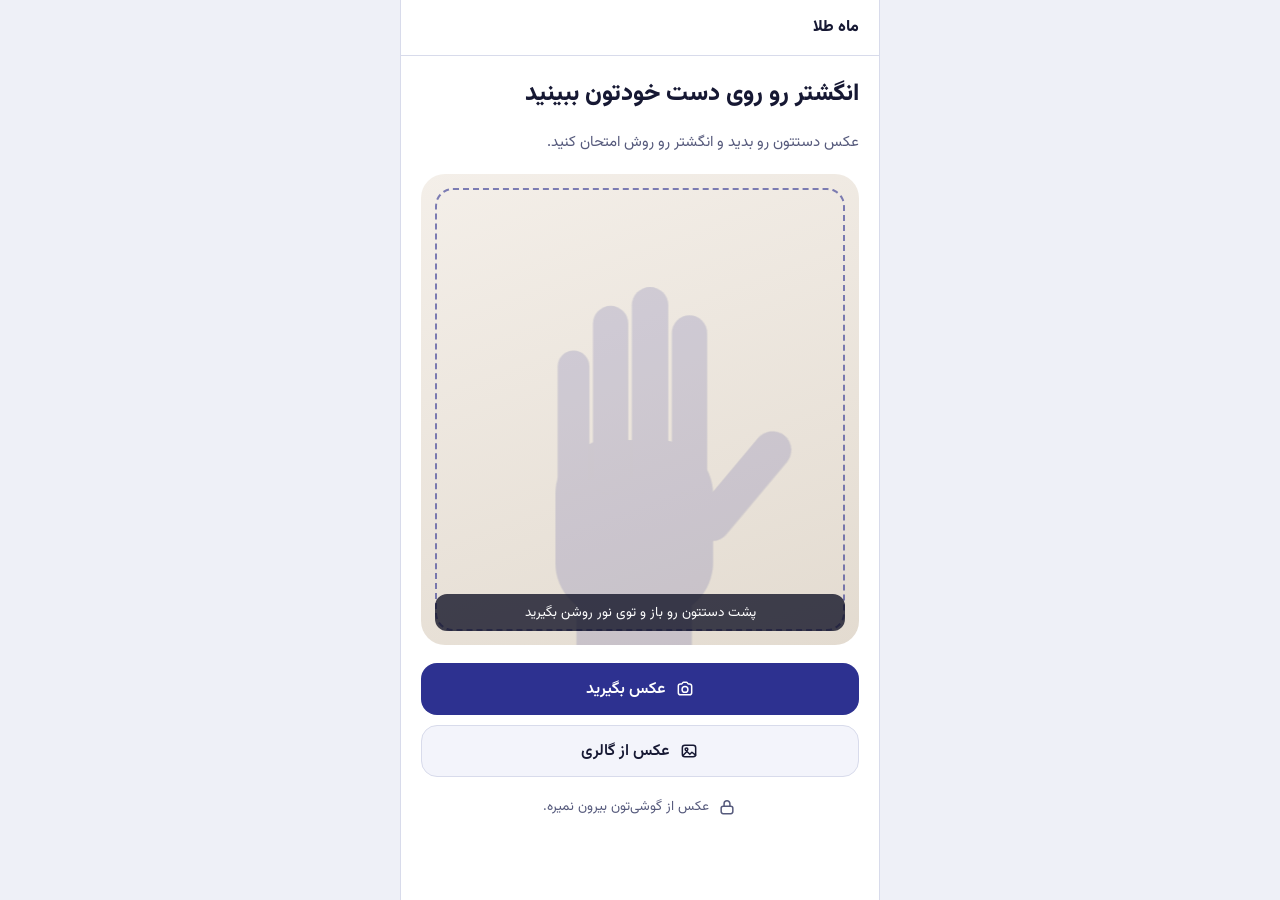
<file: index.html>
<!doctype html>
<html lang="fa" dir="rtl">
<head>
<meta charset="utf-8">
<meta name="viewport" content="width=device-width, initial-scale=1, viewport-fit=cover">
<title>ماه طلا</title>
<meta name="description" content="انگشتر رو روی دست خودتون ببینید.">
<link rel="stylesheet" href="assets/css/style.css">
</head>
<body>

<svg width="0" height="0" style="position:absolute" aria-hidden="true" focusable="false">
  <defs>
    <g id="hand-shape">
      <rect x="96" y="330" width="98" height="80"/>
      <rect x="78" y="226" width="134" height="150" rx="46"/>
      <rect x="80" y="150" width="27" height="122" rx="13.5"/>
      <rect x="110" y="112" width="30" height="160" rx="15"/>
      <rect x="143" y="96" width="31" height="176" rx="15.5"/>
      <rect x="177" y="120" width="30" height="152" rx="15"/>
      <rect x="-16" y="-104" width="32" height="112" rx="16" transform="translate(206 302) rotate(40)"/>
    </g>
  </defs>
</svg>

<div class="app">
  <header class="bar">
    <button class="back" id="btn-back" type="button" aria-label="برگشت" hidden>
      <svg class="icon" viewBox="0 0 24 24" aria-hidden="true"><path d="M9 6l6 6-6 6" transform="scale(-1 1) translate(-24 0)"/></svg>
    </button>
    <span class="brand">ماه طلا</span>
  </header>

  <!-- صفحه‌ی ۱: شروع -->
  <main id="view-start" class="view">
    <h1>انگشتر رو روی دست خودتون ببینید</h1>
    <p class="lead">عکس دستتون رو بدید و انگشتر رو روش امتحان کنید.</p>
    <div class="stage guide" aria-hidden="true">
      <svg class="hand" viewBox="0 0 300 400"><use href="#hand-shape" fill="var(--guide)" opacity=".16"/></svg>
      <div class="guide-frame"></div>
      <div class="chip-on-stage">پشت دستتون رو باز و توی نور روشن بگیرید</div>
    </div>
    <div class="actions">
      <button class="btn btn-primary" id="btn-camera" type="button">
        <svg class="icon" viewBox="0 0 24 24" aria-hidden="true"><path d="M4 8.5A2.5 2.5 0 0 1 6.5 6h1.2a1 1 0 0 0 .8-.4l.9-1.2A1 1 0 0 1 10.2 4h3.6a1 1 0 0 1 .8.4l.9 1.2a1 1 0 0 0 .8.4h1.2A2.5 2.5 0 0 1 20 8.5v8A2.5 2.5 0 0 1 17.5 19h-11A2.5 2.5 0 0 1 4 16.5z"/><circle cx="12" cy="12.5" r="3.5"/></svg>
        عکس بگیرید
      </button>
      <button class="btn btn-ghost" id="btn-gallery" type="button">
        <svg class="icon" viewBox="0 0 24 24" aria-hidden="true"><rect x="4" y="5" width="16" height="14" rx="3"/><circle cx="9" cy="10" r="1.6"/><path d="M5 17l4.5-4.5 3.5 3.5 2.5-2.5L20 17"/></svg>
        عکس از گالری
      </button>
    </div>
    <p class="privacy">
      <svg class="icon" viewBox="0 0 24 24" aria-hidden="true"><rect x="5" y="11" width="14" height="9" rx="2.5"/><path d="M8.5 11V8a3.5 3.5 0 0 1 7 0v3"/></svg>
      <span>عکس از گوشی‌تون بیرون نمیره.</span>
    </p>
    <input id="file-gallery" type="file" accept="image/*" hidden>
    <input id="file-camera" type="file" accept="image/*" capture="environment" hidden>
  </main>

  <!-- صفحه‌ی دوربین -->
  <section id="view-camera" class="view" hidden>
    <div class="cam">
      <video id="video" playsinline muted></video>
      <svg class="hand cam-hand" viewBox="0 0 300 400" aria-hidden="true"><use href="#hand-shape" fill="#fff" opacity=".22"/></svg>
      <div class="guide-frame"></div>
      <div class="chip-on-stage">پشت دستتون رو توی کادر بگیرید</div>
    </div>
    <div class="actions cam-actions">
      <button class="shutter" id="btn-shot" type="button" aria-label="گرفتن عکس"><span></span></button>
      <button class="btn btn-ghost" id="btn-cam-close" type="button">بستن دوربین</button>
    </div>
  </section>

  <!-- صفحه‌ی امتحان -->
  <section id="view-try" class="view" hidden>
    <div class="stage photo">
      <canvas id="canvas" role="img" aria-label="عکس دست شما با انگشتر"></canvas>
      <div class="status" id="status" hidden>
        <span id="status-text"></span>
        <button class="btn btn-primary btn-small" id="btn-status-retry" type="button" hidden>عکس جدید</button>
      </div>
    </div>

    <div id="controls" class="controls" hidden>
      <p class="notice" id="notice" hidden>کف دستتون پیداست. برای نتیجه‌ی بهتر، پشت دستتون رو نشون بدید و عکس جدید بگیرید.</p>
      <div>
        <p class="lbl" id="lbl-finger">انگشت</p>
        <div class="chips" role="radiogroup" aria-labelledby="lbl-finger">
          <label class="chip"><input type="radio" name="finger" value="thumb"><span>شست</span></label>
          <label class="chip"><input type="radio" name="finger" value="index"><span>اشاره</span></label>
          <label class="chip"><input type="radio" name="finger" value="middle"><span>وسط</span></label>
          <label class="chip"><input type="radio" name="finger" value="ring" checked><span>حلقه</span></label>
          <label class="chip"><input type="radio" name="finger" value="pinky"><span>کوچک</span></label>
        </div>
      </div>

      <div>
        <p class="lbl" id="lbl-ring">انگشتر</p>
        <div class="rings" id="rings" role="radiogroup" aria-labelledby="lbl-ring"></div>
      </div>

      <div>
        <p class="lbl" id="lbl-size">اندازه روی تصویر</p>
        <input class="range" id="size" type="range" min="80" max="130" value="100" aria-labelledby="lbl-size">
        <div class="range-labels"><span>کوچک‌تر</span><span>بزرگ‌تر</span></div>
      </div>

      <div>
        <p class="lbl" id="lbl-shift">جای انگشتر روی انگشت</p>
        <input class="range" id="shift" type="range" min="-40" max="40" value="0" aria-labelledby="lbl-shift">
        <div class="range-labels"><span>طرف مچ</span><span>طرف ناخن</span></div>
      </div>

      <p class="hint">این فقط ظاهر انگشتر رو نشون میده، نه سایز دقیق انگشتتون.</p>

      <div class="actions">
        <button class="btn btn-primary" id="btn-save" type="button">ذخیره‌ی عکس</button>
        <button class="btn btn-ghost" id="btn-new" type="button">عکس جدید</button>
      </div>
    </div>
  </section>
</div>

<div class="toast" id="toast" hidden role="status"></div>

<noscript><p class="lead" style="padding:24px">برای دیدن انگشتر روی دست، جاوااسکریپت مرورگرتون باید روشن باشه.</p></noscript>

<script type="module" src="assets/js/app.js"></script>
</body>
</html>
</file>
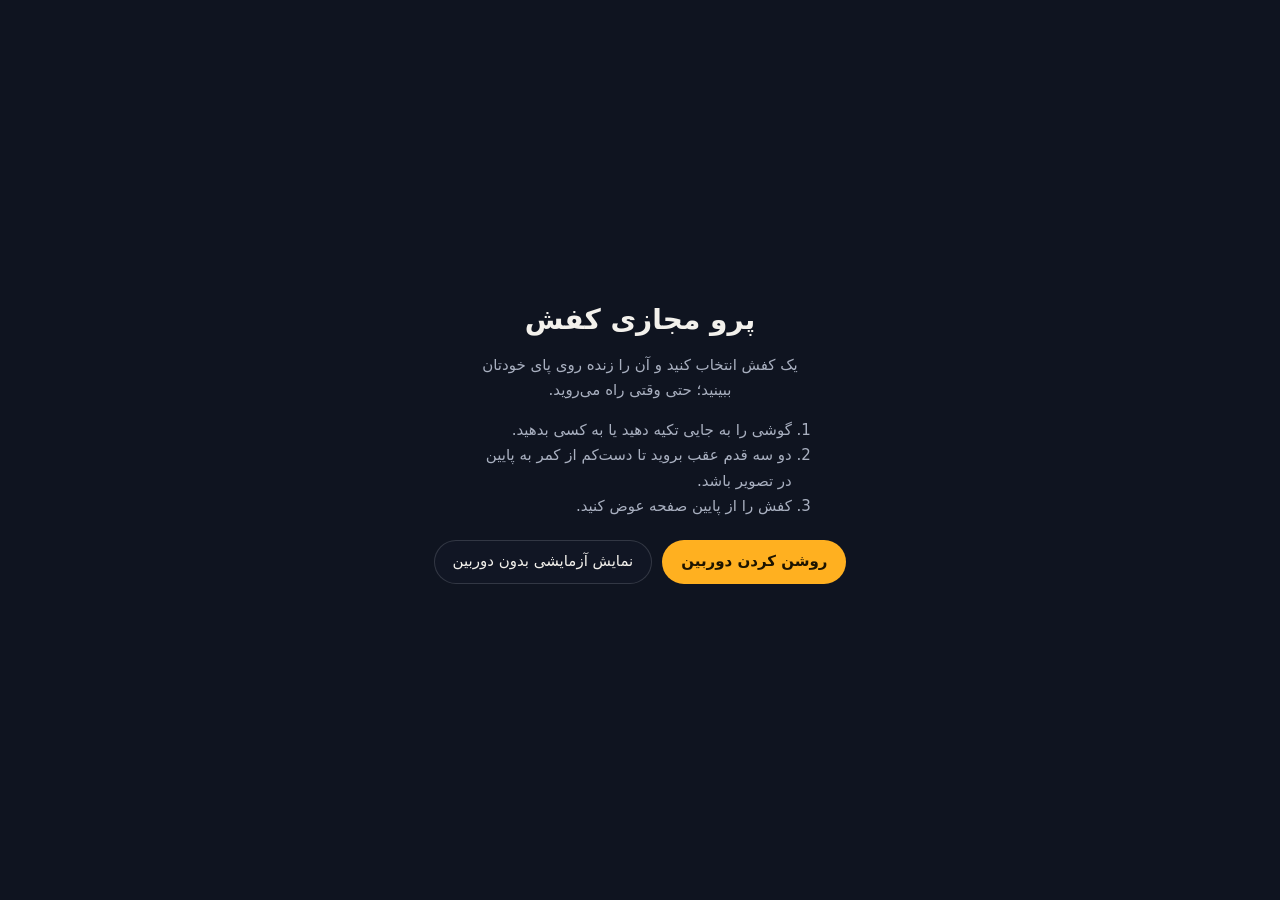
<file: shoe-tryon/index.html>
<!doctype html>
<html lang="fa" dir="rtl">
<head>
<meta charset="utf-8">
<meta name="viewport" content="width=device-width,initial-scale=1,viewport-fit=cover">
<title>پرو مجازی کفش</title>
<style>
  /* Layout: full-bleed camera stage, status chip on top, shoe shelf docked at the bottom. */
  :root {
    --ink: #0f1420;
    --panel: rgba(18, 24, 38, .86);
    --line: rgba(255, 255, 255, .14);
    --text: #f3f1ec;
    --muted: #a9b0c0;
    --accent: #ffb020;
    --accent-ink: #1d1400;
    --font: "Vazirmatn", "IRANSans", "Segoe UI", Tahoma, system-ui, sans-serif;
    color-scheme: dark;
  }
  * { box-sizing: border-box; }
  html, body { height: 100%; margin: 0; }
  body {
    background: var(--ink); color: var(--text);
    font: 15px/1.7 var(--font);
    overflow: hidden; -webkit-tap-highlight-color: transparent;
  }
  [hidden] { display: none !important; }
  button { font: inherit; color: inherit; cursor: pointer; }
  button:focus-visible, label:focus-within { outline: 2px solid var(--accent); outline-offset: 2px; }

  #stage { position: fixed; inset: 0; background: #000; }
  #view { width: 100%; height: 100%; object-fit: cover; display: block; }
  #cam { position: absolute; width: 1px; height: 1px; opacity: 0; pointer-events: none; }

  #status {
    position: fixed; top: calc(12px + env(safe-area-inset-top, 0px)); left: 50%;
    transform: translateX(-50%); max-width: calc(100% - 32px);
    background: var(--panel); border: 1px solid var(--line); border-radius: 999px;
    padding: 6px 16px; font-size: 13px; text-align: center;
    backdrop-filter: blur(10px); -webkit-backdrop-filter: blur(10px);
  }

  #shelf {
    position: fixed; inset: auto 0 0 0;
    padding: 12px max(16px, env(safe-area-inset-right, 0px)) calc(12px + env(safe-area-inset-bottom, 0px)) max(16px, env(safe-area-inset-left, 0px));
    background: linear-gradient(to top, rgba(8, 11, 18, .92) 55%, rgba(8, 11, 18, 0));
    display: flex; flex-direction: column; gap: 10px;
  }
  #shoes { display: flex; gap: 10px; overflow-x: auto; padding: 4px 2px 6px; scrollbar-width: none; }
  #shoes::-webkit-scrollbar { display: none; }
  .shoe {
    flex: 0 0 auto; width: 92px; padding: 6px 6px 4px;
    background: var(--panel); border: 2px solid var(--line); border-radius: 14px;
    display: flex; flex-direction: column; align-items: center; gap: 2px;
  }
  .shoe canvas, .shoe img { width: 76px; height: 46px; object-fit: contain; display: block; }
  .shoe span { font-size: 12px; color: var(--muted); white-space: nowrap; }
  .shoe[aria-pressed="true"] { border-color: var(--accent); }
  .shoe[aria-pressed="true"] span { color: var(--text); }
  .shoe.add { justify-content: center; border-style: dashed; cursor: pointer; }
  .shoe.add b { font-size: 22px; line-height: 1; color: var(--accent); }

  #actions { display: flex; gap: 10px; justify-content: center; }
  .btn {
    border: 1px solid var(--line); background: var(--panel); border-radius: 999px;
    padding: 8px 18px; min-height: 44px;
  }
  .btn.primary { background: var(--accent); color: var(--accent-ink); border-color: transparent; font-weight: 700; }

  #intro {
    position: fixed; inset: 0; z-index: 5; background: var(--ink);
    display: flex; flex-direction: column; align-items: center; justify-content: center;
    gap: 14px; text-align: center;
    padding: 24px max(24px, env(safe-area-inset-right, 0px)) 24px max(24px, env(safe-area-inset-left, 0px));
  }
  #intro h1 { font-size: 28px; margin: 0; line-height: 1.3; }
  #intro p { margin: 0; color: var(--muted); max-width: 34ch; }
  #intro ol { margin: 0; padding: 0 20px 0 0; text-align: right; color: var(--muted); max-width: 36ch; }
  #intro .row { display: flex; gap: 10px; flex-wrap: wrap; justify-content: center; margin-top: 6px; }
  #err { color: #ff8f7a; max-width: 38ch; }
</style>
</head>
<body>

<div id="stage">
  <video id="cam" playsinline muted></video>
  <canvas id="view" width="720" height="1280" aria-label="تصویر دوربین با کفش انتخاب‌شده روی پا"></canvas>
</div>

<div id="status" role="status" hidden></div>

<div id="shelf" hidden>
  <div id="shoes" role="group" aria-label="انتخاب کفش"></div>
  <div id="actions">
    <button class="btn" id="flip" type="button">چرخش دوربین</button>
    <button class="btn primary" id="shot" type="button">عکس بگیر</button>
  </div>
</div>

<div id="intro">
  <h1>پرو مجازی کفش</h1>
  <p>یک کفش انتخاب کنید و آن را زنده روی پای خودتان ببینید؛ حتی وقتی راه می‌روید.</p>
  <ol>
    <li>گوشی را به جایی تکیه دهید یا به کسی بدهید.</li>
    <li>دو سه قدم عقب بروید تا دست‌کم از کمر به پایین در تصویر باشد.</li>
    <li>کفش را از پایین صفحه عوض کنید.</li>
  </ol>
  <div class="row">
    <button class="btn primary" id="start" type="button">روشن کردن دوربین</button>
    <button class="btn" id="demo" type="button">نمایش آزمایشی بدون دوربین</button>
  </div>
  <div id="err" role="alert"></div>
</div>

<script type="module">
const $ = (id) => document.getElementById(id);
const video = $('cam'), canvas = $('view'), ctx = canvas.getContext('2d');
const statusEl = $('status'), errEl = $('err');

/* ---------- Shoe catalogue (drawn in code, so no image files are needed) ---------- */
const SHOES = [
  { id: 'runner',  name: 'دونده آبی',     upper: '#2f6fed', sole: '#f4f4f0', accent: '#ffd23f', lace: '#ffffff', collar: .40, soleH: .09, laces: true },
  { id: 'high',    name: 'ساق‌بلند قرمز', upper: '#d7263d', sole: '#fafafa', accent: '#ffffff', lace: '#ffffff', collar: .74, soleH: .07, laces: true },
  { id: 'classic', name: 'کلاسیک سفید',   upper: '#f2f0ea', sole: '#d9c9a8', accent: '#1f8a5b', lace: '#cfd3d8', collar: .38, soleH: .06, laces: true },
  { id: 'boot',    name: 'بوت قهوه‌ای',   upper: '#7a4a24', sole: '#2a211b', accent: '#5c3518', lace: '#e0b060', collar: .82, soleH: .11, laces: true },
  { id: 'loafer',  name: 'کالج مشکی',     upper: '#1c1d22', sole: '#3a2a20', accent: '#b08a4a', lace: '#000000', collar: .30, soleH: .05, laces: false },
  { id: 'neon',    name: 'نئون',          upper: '#12c4a1', sole: '#22252e', accent: '#ff4fa3', lace: '#f6ff5c', collar: .42, soleH: .10, laces: true },
];
let current = SHOES[0];

/* Side view. Unit = foot length. Origin = back-bottom of heel, +x toward toe, +y up the leg. */
function drawSide(c, s) {
  if (s.img) {                      // user-supplied photo: side view, toe pointing right
    const w = 1.26, h = w * s.img.height / s.img.width;
    c.save(); c.scale(1, -1); c.drawImage(s.img, -0.12, -h + 0.06, w, h); c.restore();
    return;
  }
  const b = -s.soleH, k = s.collar;
  c.lineJoin = 'round'; c.lineCap = 'round';
  // upper
  c.beginPath();
  c.moveTo(-0.07, 0.02);
  c.bezierCurveTo(-0.13, 0.14, -0.12, k - 0.08, -0.08, k);
  c.quadraticCurveTo(-0.02, k + 0.05, 0.05, k - 0.01);
  c.quadraticCurveTo(0.2, k - 0.06, 0.32, k + 0.03);
  c.quadraticCurveTo(0.4, k + 0.06, 0.45, Math.min(k, 0.46));
  c.bezierCurveTo(0.6, 0.3, 0.74, 0.25, 0.86, 0.21);
  c.bezierCurveTo(1.02, 0.19, 1.13, 0.12, 1.13, 0.02);
  c.closePath();
  c.fillStyle = s.upper; c.fill();
  c.lineWidth = 0.012; c.strokeStyle = 'rgba(0,0,0,.35)'; c.stroke();
  // toe cap and heel counter
  c.save(); c.clip(); c.fillStyle = 'rgba(255,255,255,.16)';
  c.beginPath(); c.ellipse(1.08, 0.04, 0.2, 0.17, 0, 0, 7); c.fill();
  c.fillStyle = 'rgba(0,0,0,.16)';
  c.beginPath(); c.ellipse(-0.1, 0.1, 0.14, 0.26, 0, 0, 7); c.fill();
  // accent band
  c.strokeStyle = s.accent; c.lineWidth = 0.07;
  c.beginPath(); c.moveTo(0.1, 0.02); c.quadraticCurveTo(0.34, 0.08, 0.5, 0.36); c.stroke();
  c.lineWidth = 0.035;
  c.beginPath(); c.moveTo(0.3, 0.02); c.quadraticCurveTo(0.48, 0.08, 0.62, 0.3); c.stroke();
  c.restore();
  // laces
  if (s.laces) {
    c.strokeStyle = s.lace; c.lineWidth = 0.022;
    const top = Math.min(k, 0.46), n = k > 0.6 ? 7 : 5;
    for (let i = 0; i < n; i++) {
      const t = i / (n - 1);
      let x, y;
      if (k > 0.6 && i >= 4) { x = 0.42 - (i - 3) * 0.03; y = top + (i - 3) * (k - top) / 3.4; }
      else { const u = k > 0.6 ? i / 3 : t; x = 0.74 - u * 0.3; y = 0.27 + u * (top - 0.28); }
      c.beginPath(); c.moveTo(x - 0.035, y - 0.05); c.lineTo(x + 0.03, y + 0.03); c.stroke();
    }
  } else {
    c.strokeStyle = s.accent; c.lineWidth = 0.03;
    c.beginPath(); c.moveTo(0.5, 0.2); c.lineTo(0.62, 0.32); c.stroke();
  }
  // sole
  c.beginPath();
  c.moveTo(-0.09, 0.03);
  c.lineTo(1.13, 0.03);
  c.quadraticCurveTo(1.17, 0.0, 1.12, b * 0.55);
  c.quadraticCurveTo(1.05, b, 0.95, b);
  c.lineTo(-0.04, b);
  c.quadraticCurveTo(-0.12, b, -0.11, b * 0.3);
  c.closePath();
  c.fillStyle = s.sole; c.fill();
  c.lineWidth = 0.01; c.strokeStyle = 'rgba(0,0,0,.4)'; c.stroke();
}

/* Front view, for a foot pointing at the camera. Origin = ankle, +y toward the toes (0..1), x in -0.5..0.5. */
function drawFront(c, s) {
  c.lineJoin = 'round';
  c.beginPath();
  c.moveTo(-0.3, 0.02);
  c.bezierCurveTo(-0.38, 0.4, -0.56, 0.62, -0.5, 0.9);
  c.bezierCurveTo(-0.44, 1.08, 0.44, 1.08, 0.5, 0.9);
  c.bezierCurveTo(0.56, 0.62, 0.38, 0.4, 0.3, 0.02);
  c.closePath();
  c.fillStyle = s.upper; c.fill();
  c.lineWidth = 0.02; c.strokeStyle = 'rgba(0,0,0,.35)'; c.stroke();
  c.save(); c.clip();
  c.fillStyle = 'rgba(255,255,255,.16)';
  c.beginPath(); c.ellipse(0, 0.95, 0.5, 0.22, 0, 0, 7); c.fill();
  c.fillStyle = s.sole; c.fillRect(-0.6, 1 - s.soleH * 0.6, 1.2, 0.2);
  c.restore();
  c.fillStyle = 'rgba(0,0,0,.18)';
  c.beginPath(); c.roundRect(-0.15, 0.0, 0.3, 0.6, 0.08); c.fill();
  c.strokeStyle = s.laces ? s.lace : s.accent; c.lineWidth = 0.04; c.lineCap = 'round';
  for (let i = 0; i < (s.laces ? 4 : 1); i++) {
    const y = 0.14 + i * 0.13;
    c.beginPath(); c.moveTo(-0.15, y); c.lineTo(0.15, y); c.stroke();
  }
}

/* ---------- Shoe shelf ---------- */
const shelf = $('shoes');
function addCard(s, before) {
  const b = document.createElement('button');
  b.type = 'button'; b.className = 'shoe'; b.setAttribute('aria-pressed', s === current);
  let pic;
  if (s.img) { pic = new Image(); pic.src = s.img.src; pic.alt = ''; }
  else {
    pic = document.createElement('canvas'); pic.width = 228; pic.height = 138;
    const c = pic.getContext('2d');
    const L = 150, k = Math.min(1, 0.9 / (s.collar + 0.25));
    c.setTransform(L * k, 0, 0, -L * k, 114 - L * k * 0.5, 126 - s.soleH * 0 - 8);
    drawSide(c, s);
  }
  const label = document.createElement('span'); label.textContent = s.name;
  b.append(pic, label);
  b.onclick = () => {
    current = s;
    shelf.querySelectorAll('button.shoe').forEach((x) => x.setAttribute('aria-pressed', x === b));
  };
  shelf.insertBefore(b, before || null);
  return b;
}
SHOES.forEach((s) => addCard(s));

// Let a shop owner test their own product photo.
const add = document.createElement('label');
add.className = 'shoe add';
add.innerHTML = '<b>+</b><span>عکس کفش من</span><input id="upload" type="file" accept="image/*" hidden>';
shelf.append(add);
add.querySelector('input').onchange = (e) => {
  const f = e.target.files[0]; if (!f) return;
  const img = new Image();
  img.onload = () => addCard({ id: 'custom' + Date.now(), name: 'کفش من', img }, add).click();
  img.src = URL.createObjectURL(f);
  e.target.value = '';
};

/* ---------- Foot tracking ---------- */
const LEGS = [
  { knee: 25, ankle: 27, heel: 29, toe: 31, front: false },
  { knee: 26, ankle: 28, heel: 30, toe: 32, front: false },
];
let smooth = null, lastSeen = 0;

function track(lm, now) {
  if (!lm) { if (now - lastSeen > 350) smooth = null; return; }
  lastSeen = now;
  if (!smooth) { smooth = lm.map((p) => ({ ...p })); return; }
  for (let i = 23; i < 33; i++) {
    const a = smooth[i], b = lm[i];
    // follow fast moves closely, damp small jitter
    const k = Math.min(0.9, 0.35 + Math.hypot(b.x - a.x, b.y - a.y) * 14);
    a.x += (b.x - a.x) * k; a.y += (b.y - a.y) * k; a.z += (b.z - a.z) * k;
    a.visibility = b.visibility;
  }
}

function drawShoes(W, H) {
  if (!smooth) return 0;
  const px = (i) => ({ x: smooth[i].x * W, y: smooth[i].y * H, z: smooth[i].z, v: smooth[i].visibility ?? 1 });
  const feet = LEGS.map((leg) => ({ leg, K: px(leg.knee), A: px(leg.ankle), Hl: px(leg.heel), T: px(leg.toe) }))
    .filter((f) => f.A.v > 0.5 && (f.Hl.v > 0.4 || f.T.v > 0.4))
    .sort((a, b) => b.A.z - a.A.z);            // far foot first, near foot on top
  for (const { leg, K, A, Hl, T } of feet) {
    const dx = T.x - Hl.x, dy = T.y - Hl.y, d = Math.hypot(dx, dy) || 1;
    const shin = Math.hypot(K.x - A.x, K.y - A.y);
    const expected = K.v > 0.4 ? shin * 0.62 : d;        // real foot length from shin length
    const ratio = d / expected;
    if (ratio < 0.42) leg.front = true; else if (ratio > 0.52) leg.front = false;
    ctx.save();
    if (leg.front && !current.img) {
      let vx = T.x - A.x, vy = T.y - A.y; const D0 = Math.hypot(vx, vy);
      if (D0 < expected * 0.15) { vx = 0; vy = 1; } else { vx /= D0; vy /= D0; }
      const D = Math.max(D0 * 1.1, expected * 0.45), Wd = expected * 0.44;
      ctx.transform(-vy * Wd, vx * Wd, vx * D, vy * D, A.x, A.y);
      drawFront(ctx, current);
    } else {
      const L = Math.max(d, expected * 0.42), ux = dx / d, uy = dy / d;
      let nx = uy, ny = -ux;
      if (nx * (A.x - Hl.x) + ny * (A.y - Hl.y) < 0) { nx = -nx; ny = -ny; }
      ctx.transform(ux * L, uy * L, nx * L, ny * L, Hl.x, Hl.y);
      drawSide(ctx, current);
    }
    ctx.restore();
  }
  return feet.length;
}

/* ---------- Camera + render loop ---------- */
let landmarker = null, facing = 'environment', stream = null, demoMode = false, lastT = -1;

async function loadTracker() {
  const { FilesetResolver, PoseLandmarker } = await import('./vendor/vision_bundle.mjs');
  const files = await FilesetResolver.forVisionTasks(new URL('./vendor/wasm', location.href).href);
  const make = (delegate) => PoseLandmarker.createFromOptions(files, {
    baseOptions: { modelAssetPath: new URL('./vendor/pose_landmarker_lite.task', location.href).href, delegate },
    runningMode: 'VIDEO', numPoses: 1,
  });
  try { landmarker = await make('GPU'); } catch { landmarker = await make('CPU'); }
}

async function openCamera() {
  stream?.getTracks().forEach((t) => t.stop());
  stream = await navigator.mediaDevices.getUserMedia({
    audio: false,
    video: { facingMode: { ideal: facing }, width: { ideal: 1280 }, height: { ideal: 720 } },
  });
  video.srcObject = stream;
  await video.play();
}

function say(text) { statusEl.hidden = !text; statusEl.textContent = text || ''; }

function frame() {
  requestAnimationFrame(frame);
  const now = performance.now();
  if (demoMode) {
    track(demoPose(now), now);
    drawDemoBackdrop();
    drawShoes(canvas.width, canvas.height);
    return;
  }
  if (video.readyState < 2 || !video.videoWidth) return;
  if (canvas.width !== video.videoWidth || canvas.height !== video.videoHeight) {
    canvas.width = video.videoWidth; canvas.height = video.videoHeight;
  }
  if (landmarker && video.currentTime !== lastT) {
    lastT = video.currentTime;
    try { track(landmarker.detectForVideo(video, now).landmarks[0], now); } catch (e) { console.warn(e); }
  }
  const W = canvas.width, H = canvas.height;
  ctx.save();
  if (facing === 'user') { ctx.translate(W, 0); ctx.scale(-1, 1); }   // selfie camera reads like a mirror
  ctx.drawImage(video, 0, 0, W, H);
  const n = drawShoes(W, H);
  ctx.restore();
  say(!landmarker ? 'در حال آماده‌سازی ردیاب پا…'
    : n ? '' : 'پاها پیدا نشد؛ کمی عقب‌تر بایستید تا پاها و زانوها دیده شوند.');
}

/* ---------- Demo: a walking figure, so the overlay can be seen without a camera ---------- */
function demoPose(now) {
  const t = now / 420, W = canvas.width, H = canvas.height, S = H * 0.2;
  const lm = Array.from({ length: 33 }, () => ({ x: 0.5, y: 0.2, z: 0, visibility: 1 }));
  const hip = { x: W * 0.5, y: H * 0.36 + Math.abs(Math.sin(t)) * -6 };
  LEGS.forEach((leg, i) => {
    const ph = t + i * Math.PI, a = 0.5 * Math.sin(ph), bend = 0.9 * Math.max(0, Math.sin(ph + 1.9));
    const knee = { x: hip.x + Math.sin(a) * S, y: hip.y + Math.cos(a) * S };
    const b = a - bend;
    const ankle = { x: knee.x + Math.sin(b) * S, y: knee.y + Math.cos(b) * S };
    const f = b * 0.6;                                     // foot pitch follows the shin a little
    const heel = { x: ankle.x - Math.cos(f) * S * 0.14 + Math.sin(f) * S * 0.2, y: ankle.y + Math.cos(f) * S * 0.2 + Math.sin(f) * S * 0.14 };
    const toe = { x: heel.x + Math.cos(f) * S * 0.62, y: heel.y - Math.sin(f) * S * 0.62 };
    const put = (idx, p) => { lm[idx] = { x: p.x / W, y: p.y / H, z: i * 0.1, visibility: 1 }; };
    put(23 + i, hip); put(leg.knee, knee); put(leg.ankle, ankle); put(leg.heel, heel); put(leg.toe, toe);
  });
  return lm;
}
function drawDemoBackdrop() {
  const W = canvas.width, H = canvas.height;
  ctx.fillStyle = '#c9cfd6'; ctx.fillRect(0, 0, W, H);
  ctx.fillStyle = '#9aa3ad'; ctx.fillRect(0, H * 0.79, W, H * 0.21);
  if (!smooth) return;
  const P = (i) => [smooth[i].x * W, smooth[i].y * H];
  ctx.lineCap = 'round'; ctx.lineJoin = 'round';
  ctx.strokeStyle = '#3b4a63'; ctx.lineWidth = W * 0.12;
  ctx.beginPath(); ctx.moveTo(W * 0.5, H * 0.14); ctx.lineTo(...P(23)); ctx.stroke();
  [1, 0].forEach((i) => {
    const leg = LEGS[i];
    ctx.strokeStyle = i ? '#2c3850' : '#34425c'; ctx.lineWidth = W * 0.075;
    ctx.beginPath(); ctx.moveTo(...P(23 + i)); ctx.lineTo(...P(leg.knee)); ctx.lineTo(...P(leg.ankle)); ctx.stroke();
    ctx.strokeStyle = '#d9a98a'; ctx.lineWidth = W * 0.05;
    ctx.beginPath(); ctx.moveTo(...P(leg.ankle)); ctx.lineTo(...P(leg.heel)); ctx.lineTo(...P(leg.toe)); ctx.stroke();
  });
}

/* ---------- Controls ---------- */
function enter() { $('intro').hidden = true; $('shelf').hidden = false; }

$('start').onclick = async () => {
  errEl.textContent = '';
  if (!navigator.mediaDevices?.getUserMedia) {
    errEl.textContent = 'دوربین فقط روی آدرس امن (https) در دسترس است. صفحه را از یک آدرس https باز کنید.';
    return;
  }
  try { await openCamera(); }
  catch (e) {
    errEl.textContent = e.name === 'NotAllowedError'
      ? 'اجازهٔ دوربین داده نشد. از تنظیمات مرورگر دسترسی دوربین را برای این صفحه باز کنید.'
      : 'دوربین باز نشد: ' + e.message;
    return;
  }
  enter();
  loadTracker().catch((e) => { console.error(e); say('ردیاب پا بارگذاری نشد. صفحه را دوباره باز کنید.'); landmarker = null; });
};

$('demo').onclick = () => {
  demoMode = true; canvas.width = 720; canvas.height = 1280; smooth = null;
  $('flip').hidden = true; enter(); say('نمایش آزمایشی');
};

$('flip').onclick = async () => {
  facing = facing === 'user' ? 'environment' : 'user'; smooth = null;
  try { await openCamera(); } catch (e) { say('این دوربین در دسترس نیست.'); }
};

$('shot').onclick = () => {
  canvas.toBlob((blob) => {
    const a = document.createElement('a');
    a.href = URL.createObjectURL(blob); a.download = 'shoe-tryon.jpg';
    a.click(); setTimeout(() => URL.revokeObjectURL(a.href), 5000);
  }, 'image/jpeg', 0.92);
};

if (new URLSearchParams(location.search).has('demo')) $('demo').click();
requestAnimationFrame(frame);
</script>
</body>
</html>
</file>
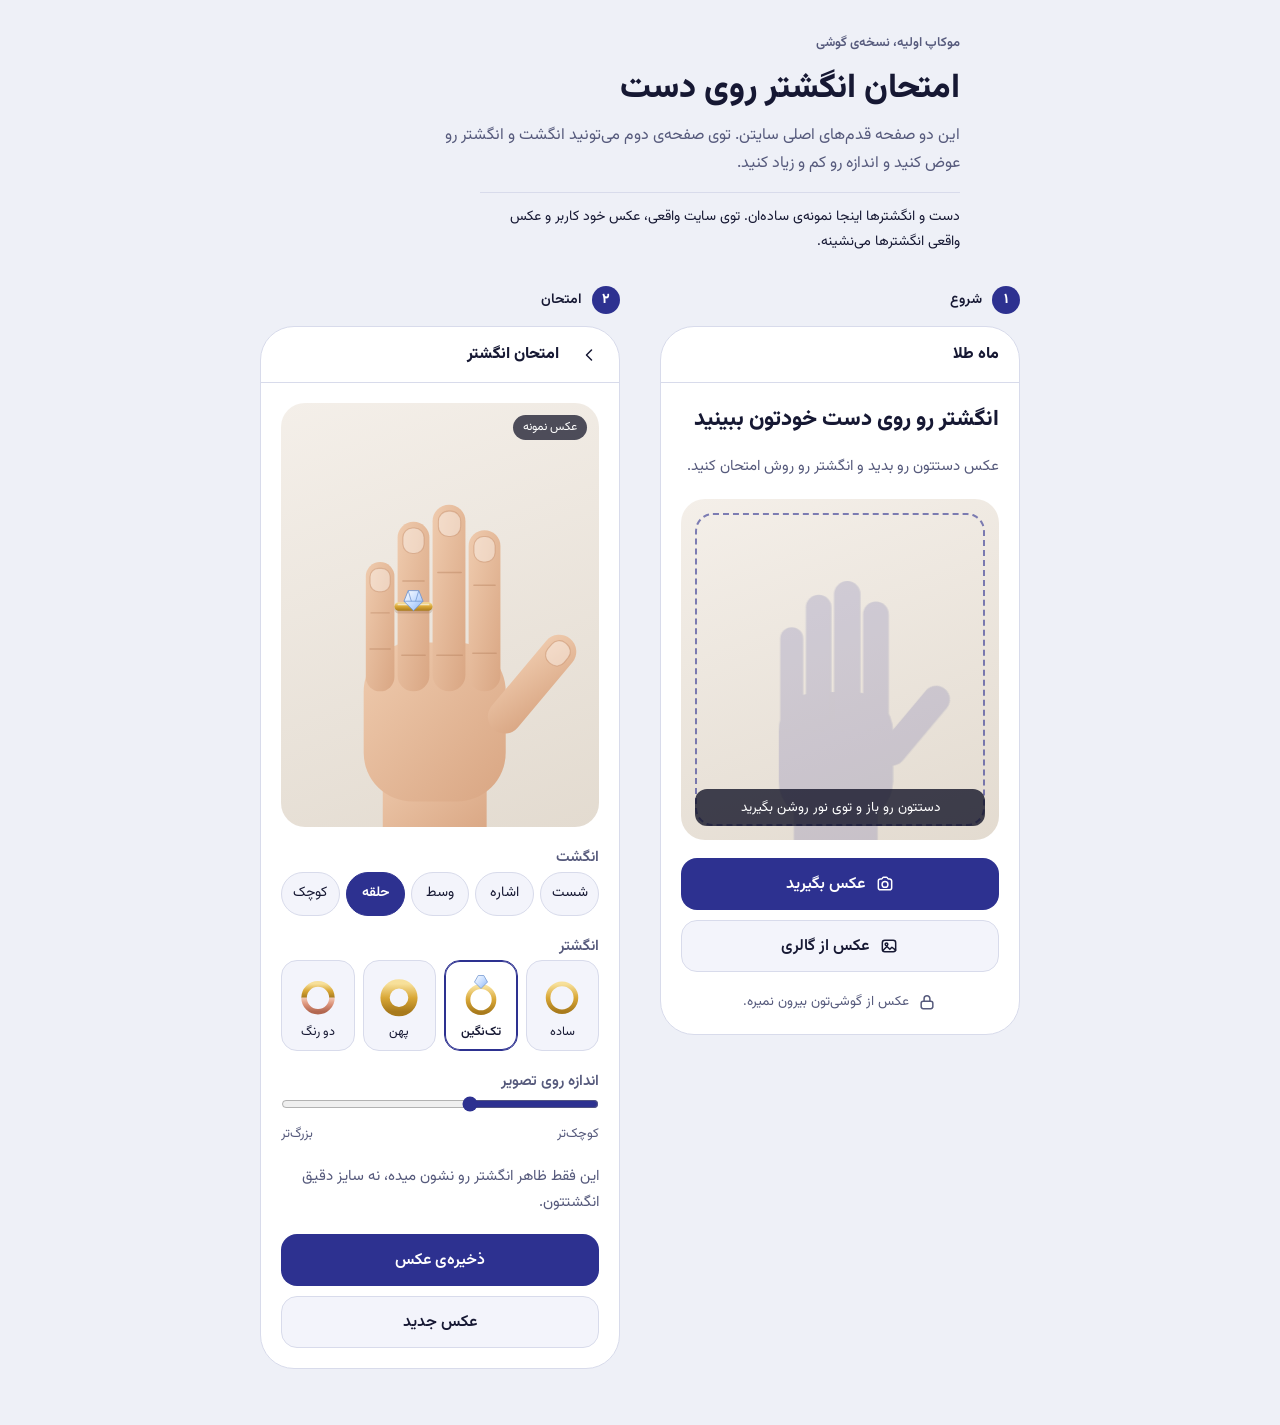
<file: docs/mockup.html>
<!doctype html>
<html lang="fa" dir="rtl">
<head>
<meta charset="utf-8">
<meta name="viewport" content="width=device-width,initial-scale=1">
</head>
<body>
<title>امتحان انگشتر</title>
<meta name="claude:viewport-fit-sides" content="cover">
<link rel="stylesheet" href="https://fonts.googleapis.com/css2?family=Vazirmatn:wght@400;600;800&display=swap">
<style>
/* Layout: متن معرفی بالا، بعد دو قاب گوشی کنار هم (قدم ۱ ← قدم ۲) روی زمینه‌ی آرام؛ تنها بخش پررنگ، پیش‌نمایش دست است. */
:root {
  --bg: #EEF0F7;
  --surface: #FFFFFF;
  --surface-2: #F3F4FB;
  --fg: #161833;
  --muted: #565A7C;
  --line: #D8DBEB;
  --accent: #2D3190;
  --on-accent: #FFFFFF;
  --guide: #2D3190;
  --stage-a: #F4EFE9;
  --stage-b: #E3DBD0;
  --ok: #17724A;
  --font-body: 'Vazirmatn', Tahoma, system-ui, sans-serif;
}
@media (prefers-color-scheme: dark) {
  :root:not([data-theme="light"]) {
    --bg: #101220;
    --surface: #191C30;
    --surface-2: #222642;
    --fg: #EDEEFA;
    --muted: #A5A9CE;
    --line: #2F3459;
    --accent: #A0A7FF;
    --on-accent: #10122B;
    --guide: #A0A7FF;
    --stage-a: #2B2824;
    --stage-b: #1E1C19;
    --ok: #74DCA6;
    color-scheme: dark;
  }
}
:root[data-theme="dark"] {
  --bg: #101220;
  --surface: #191C30;
  --surface-2: #222642;
  --fg: #EDEEFA;
  --muted: #A5A9CE;
  --line: #2F3459;
  --accent: #A0A7FF;
  --on-accent: #10122B;
  --guide: #A0A7FF;
  --stage-a: #2B2824;
  --stage-b: #1E1C19;
  --ok: #74DCA6;
  color-scheme: dark;
}

body {
  margin: 0;
  background: var(--bg);
  color: var(--fg);
  font-family: var(--font-body);
  font-size: 16px;
  line-height: 1.75;
  direction: rtl;
  padding-block: 32px 56px;
  padding-left: max(16px, env(safe-area-inset-left, 0px));
  padding-right: max(16px, env(safe-area-inset-right, 0px));
}
*, *::before, *::after { box-sizing: border-box; }

.intro { max-width: 640px; margin: 0 auto 32px; display: flex; flex-direction: column; gap: 10px; }
.eyebrow { font-size: 13px; font-weight: 600; color: var(--muted); }
.intro h1 { margin: 0; font-size: clamp(26px, 6vw, 34px); font-weight: 800; line-height: 1.4; text-wrap: balance; }
.intro p { margin: 0; color: var(--muted); max-width: 60ch; }
.intro .note { color: var(--fg); font-size: 14px; border-top: 1px solid var(--line); padding-top: 12px; margin-top: 4px; }

.phones { display: flex; flex-wrap: wrap; justify-content: center; align-items: flex-start; gap: 32px 40px; }
.col { width: min(100%, 360px); min-width: 0; }
.cap { display: flex; align-items: center; gap: 10px; margin-bottom: 12px; font-size: 14px; font-weight: 600; }
.cap b { display: inline-grid; place-items: center; width: 28px; height: 28px; border-radius: 50%; background: var(--accent); color: var(--on-accent); font-size: 14px; font-weight: 800; line-height: 1; }

.phone { background: var(--surface); border: 1px solid var(--line); border-radius: 34px; overflow: hidden; }
.bar { display: flex; align-items: center; gap: 8px; min-height: 56px; padding: 0 20px; border-bottom: 1px solid var(--line); font-weight: 800; font-size: 16px; }
.bar .back { display: inline-grid; place-items: center; width: 44px; height: 44px; margin-inline-start: -12px; border: 0; background: none; color: var(--fg); border-radius: 50%; cursor: pointer; }
.bar .brand { letter-spacing: 0; }
.inner { padding: 20px; display: flex; flex-direction: column; gap: 18px; }
.inner h2 { margin: 0; font-size: 22px; font-weight: 800; line-height: 1.5; text-wrap: balance; }
.inner p { margin: 0; color: var(--muted); font-size: 15px; }

.stage { position: relative; border-radius: 24px; overflow: hidden; background: linear-gradient(160deg, var(--stage-a), var(--stage-b)); }
.stage.s1 { aspect-ratio: 4 / 4.3; }
.stage.s2 { aspect-ratio: 3 / 4; }
.stage svg.hand { display: block; width: 100%; height: 100%; }
.guide-frame { position: absolute; inset: 14px; border: 2px dashed var(--guide); border-radius: 18px; opacity: .6; pointer-events: none; }
.chip-on-stage { position: absolute; inset-inline: 14px; bottom: 14px; background: rgba(15, 16, 36, .78); color: #fff; border-radius: 12px; padding: 8px 12px; font-size: 13.5px; text-align: center; line-height: 1.6; }
.sample-tag { position: absolute; top: 12px; inset-inline-start: 12px; background: rgba(15, 16, 36, .72); color: #fff; border-radius: 999px; padding: 2px 10px; font-size: 12px; }

.btn { display: flex; align-items: center; justify-content: center; gap: 10px; min-height: 52px; width: 100%; border-radius: 16px; border: 1px solid transparent; font-family: inherit; font-size: 16px; font-weight: 600; cursor: pointer; }
.btn-primary { background: var(--accent); color: var(--on-accent); }
.btn-ghost { background: var(--surface-2); color: var(--fg); border-color: var(--line); }
.btn:focus-visible, .bar .back:focus-visible { outline: 3px solid var(--accent); outline-offset: 2px; }
.actions { display: flex; flex-direction: column; gap: 10px; }
.privacy { display: flex; align-items: center; justify-content: center; gap: 8px; font-size: 13.5px; color: var(--muted); }

.lbl { font-size: 13px; font-weight: 600; color: var(--muted); margin: 0 0 8px; }
.chips { display: grid; grid-template-columns: repeat(5, 1fr); gap: 6px; }
.chip { position: relative; }
.chip input, .rop input { position: absolute; inset: 0; width: 100%; height: 100%; margin: 0; opacity: 0; cursor: pointer; }
.chip span { display: flex; align-items: center; justify-content: center; min-height: 44px; padding: 0 4px; border-radius: 999px; border: 1px solid var(--line); background: var(--surface-2); font-size: 14px; }
.chip input:checked + span { background: var(--accent); color: var(--on-accent); border-color: var(--accent); font-weight: 600; }
.chip input:focus-visible + span, .rop input:focus-visible + .tile { outline: 3px solid var(--accent); outline-offset: 2px; }

.rings { display: grid; grid-template-columns: repeat(4, 1fr); gap: 8px; }
.rop { position: relative; min-width: 0; }
.rop .tile { display: flex; flex-direction: column; align-items: center; gap: 2px; padding: 8px 2px 8px; border-radius: 16px; border: 1px solid var(--line); background: var(--surface-2); font-size: 12.5px; line-height: 1.5; text-align: center; }
.rop .tile svg { width: 100%; max-width: 52px; height: auto; }
.rop input:checked + .tile { border-color: var(--accent); box-shadow: inset 0 0 0 1px var(--accent); background: var(--surface); font-weight: 600; }

.range { width: 100%; accent-color: var(--accent); margin: 0; }
.range-labels { display: flex; justify-content: space-between; font-size: 13px; color: var(--muted); }
.hint { font-size: 13.5px; color: var(--muted); }
.toast { display: flex; align-items: center; justify-content: center; gap: 8px; color: var(--ok); font-weight: 600; font-size: 14px; min-height: 24px; }

.toast[hidden] { display: none; }
.icon { width: 20px; height: 20px; flex: none; stroke: currentColor; fill: none; stroke-width: 1.8; stroke-linecap: round; stroke-linejoin: round; }

@media (prefers-reduced-motion: reduce) { * { transition: none !important; } }
</style>

<!-- تعریف‌های مشترک تصویر: دست، طلا، نگین -->
<svg width="0" height="0" style="position:absolute" aria-hidden="true" focusable="false">
  <defs>
    <linearGradient id="gold" x1="0" y1="0" x2="0" y2="1">
      <stop offset="0" stop-color="#F7E09A"/><stop offset=".5" stop-color="#D9A736"/><stop offset="1" stop-color="#A87A1C"/>
    </linearGradient>
    <linearGradient id="rose" x1="0" y1="0" x2="0" y2="1">
      <stop offset="0" stop-color="#F4C7B1"/><stop offset=".5" stop-color="#D98F76"/><stop offset="1" stop-color="#B26750"/>
    </linearGradient>
    <linearGradient id="gem" x1="0" y1="0" x2="1" y2="1">
      <stop offset="0" stop-color="#FFFFFF"/><stop offset=".55" stop-color="#C3DBFF"/><stop offset="1" stop-color="#8DB3F0"/>
    </linearGradient>
    <linearGradient id="skin" x1="0" y1="0" x2="1" y2="1">
      <stop offset="0" stop-color="#EFCBAE"/><stop offset="1" stop-color="#D9A683"/>
    </linearGradient>
    <g id="hand-shape">
      <rect x="96" y="330" width="98" height="80"/>
      <rect x="78" y="226" width="134" height="150" rx="46"/>
      <rect x="80" y="150" width="27" height="122" rx="13.5"/>
      <rect x="110" y="112" width="30" height="160" rx="15"/>
      <rect x="143" y="96" width="31" height="176" rx="15.5"/>
      <rect x="177" y="120" width="30" height="152" rx="15"/>
      <rect x="-16" y="-104" width="32" height="112" rx="16" transform="translate(206 302) rotate(40)"/>
    </g>
  </defs>
</svg>

<div class="intro">
  <span class="eyebrow">موکاپ اولیه، نسخه‌ی گوشی</span>
  <h1>امتحان انگشتر روی دست</h1>
  <p>این دو صفحه قدم‌های اصلی سایتن. توی صفحه‌ی دوم می‌تونید انگشت و انگشتر رو عوض کنید و اندازه رو کم و زیاد کنید.</p>
  <p class="note">دست و انگشترها اینجا نمونه‌ی ساده‌ان. توی سایت واقعی، عکس خود کاربر و عکس واقعی انگشترها می‌نشینه.</p>
</div>

<div class="phones">

  <!-- صفحه‌ی ۱: شروع -->
  <section class="col" aria-label="صفحه‌ی اول، شروع">
    <div class="cap"><b>۱</b><span>شروع</span></div>
    <div class="phone">
      <div class="bar"><span class="brand">ماه طلا</span></div>
      <div class="inner">
        <h2>انگشتر رو روی دست خودتون ببینید</h2>
        <p>عکس دستتون رو بدید و انگشتر رو روش امتحان کنید.</p>
        <div class="stage s1">
          <svg class="hand" viewBox="0 0 300 400" role="img" aria-label="کادر راهنما برای گذاشتن دست">
            <use href="#hand-shape" fill="var(--guide)" opacity=".16"/>
          </svg>
          <div class="guide-frame"></div>
          <div class="chip-on-stage">دستتون رو باز و توی نور روشن بگیرید</div>
        </div>
        <div class="actions">
          <button class="btn btn-primary" type="button">
            <svg class="icon" viewBox="0 0 24 24" aria-hidden="true"><path d="M4 8.5A2.5 2.5 0 0 1 6.5 6h1.2a1 1 0 0 0 .8-.4l.9-1.2A1 1 0 0 1 10.2 4h3.6a1 1 0 0 1 .8.4l.9 1.2a1 1 0 0 0 .8.4h1.2A2.5 2.5 0 0 1 20 8.5v8A2.5 2.5 0 0 1 17.5 19h-11A2.5 2.5 0 0 1 4 16.5z"/><circle cx="12" cy="12.5" r="3.5"/></svg>
            عکس بگیرید
          </button>
          <button class="btn btn-ghost" type="button">
            <svg class="icon" viewBox="0 0 24 24" aria-hidden="true"><rect x="4" y="5" width="16" height="14" rx="3"/><circle cx="9" cy="10" r="1.6"/><path d="M5 17l4.5-4.5 3.5 3.5 2.5-2.5L20 17"/></svg>
            عکس از گالری
          </button>
        </div>
        <div class="privacy">
          <svg class="icon" viewBox="0 0 24 24" aria-hidden="true"><rect x="5" y="11" width="14" height="9" rx="2.5"/><path d="M8.5 11V8a3.5 3.5 0 0 1 7 0v3"/></svg>
          <span>عکس از گوشی‌تون بیرون نمیره.</span>
        </div>
      </div>
    </div>
  </section>

  <!-- صفحه‌ی ۲: امتحان -->
  <section class="col" aria-label="صفحه‌ی دوم، امتحان">
    <div class="cap"><b>۲</b><span>امتحان</span></div>
    <div class="phone">
      <div class="bar">
        <button class="back" type="button" aria-label="برگشت">
          <svg class="icon" viewBox="0 0 24 24" aria-hidden="true"><path d="M9 6l6 6-6 6" transform="scale(-1 1) translate(-24 0)"/></svg>
        </button>
        <span>امتحان انگشتر</span>
      </div>
      <div class="inner">
        <div class="stage s2">
          <span class="sample-tag">عکس نمونه</span>
          <svg class="hand" viewBox="0 0 300 400" role="img" aria-label="نمونه‌ی دست با انگشتر روی انگشت">
            <use href="#hand-shape" fill="url(#skin)"/>
            <g fill="#fff" fill-opacity=".38" stroke="#C78F6B" stroke-opacity=".5" stroke-width="1">
              <rect x="84" y="156" width="19" height="22" rx="8"/>
              <rect x="115" y="118" width="20" height="24" rx="9"/>
              <rect x="148.5" y="102" width="21" height="24" rx="9.5"/>
              <rect x="182" y="126" width="20" height="24" rx="9"/>
              <rect x="-10" y="-98" width="20" height="24" rx="9" transform="translate(206 302) rotate(40)"/>
            </g>
            <g fill="none" stroke="#B9835F" stroke-opacity=".45" stroke-width="1.4" stroke-linecap="round">
              <path d="M84 232h19M114 238h22M147 238h24M181 236h22"/>
              <path d="M85 198h17M115 168h20M148 160h22M182 172h20"/>
            </g>
            <g id="ringLayer"></g>
          </svg>
        </div>

        <div>
          <p class="lbl" id="lblFinger">انگشت</p>
          <div class="chips" role="radiogroup" aria-labelledby="lblFinger">
            <label class="chip"><input type="radio" name="finger" value="thumb"><span>شست</span></label>
            <label class="chip"><input type="radio" name="finger" value="index"><span>اشاره</span></label>
            <label class="chip"><input type="radio" name="finger" value="middle"><span>وسط</span></label>
            <label class="chip"><input type="radio" name="finger" value="ring" checked><span>حلقه</span></label>
            <label class="chip"><input type="radio" name="finger" value="pinky"><span>کوچک</span></label>
          </div>
        </div>

        <div>
          <p class="lbl" id="lblRing">انگشتر</p>
          <div class="rings" role="radiogroup" aria-labelledby="lblRing">
            <label class="rop"><input type="radio" name="ring" value="plain"><span class="tile">
              <svg viewBox="0 0 56 56" aria-hidden="true"><circle cx="28" cy="31" r="15" fill="none" stroke="url(#gold)" stroke-width="5"/></svg>ساده</span></label>
            <label class="rop"><input type="radio" name="ring" value="solitaire" checked><span class="tile">
              <svg viewBox="0 0 56 56" aria-hidden="true"><circle cx="28" cy="33" r="14" fill="none" stroke="url(#gold)" stroke-width="5"/><polygon points="21,14 25,7 31,7 35,14 28,21" fill="url(#gem)" stroke="#6E93CF" stroke-width=".8"/></svg>تک‌نگین</span></label>
            <label class="rop"><input type="radio" name="ring" value="wide"><span class="tile">
              <svg viewBox="0 0 56 56" aria-hidden="true"><circle cx="28" cy="31" r="15" fill="none" stroke="url(#gold)" stroke-width="10"/></svg>پهن</span></label>
            <label class="rop"><input type="radio" name="ring" value="two"><span class="tile">
              <svg viewBox="0 0 56 56" aria-hidden="true"><path d="M13 31a15 15 0 0 1 30 0" fill="none" stroke="url(#gold)" stroke-width="6"/><path d="M13 31a15 15 0 0 0 30 0" fill="none" stroke="url(#rose)" stroke-width="6"/></svg>دو رنگ</span></label>
          </div>
        </div>

        <div>
          <p class="lbl" id="lblSize">اندازه روی تصویر</p>
          <input class="range" id="size" type="range" min="80" max="130" value="100" aria-labelledby="lblSize">
          <div class="range-labels"><span>کوچک‌تر</span><span>بزرگ‌تر</span></div>
        </div>

        <p class="hint">این فقط ظاهر انگشتر رو نشون میده، نه سایز دقیق انگشتتون.</p>

        <div class="actions">
          <button class="btn btn-primary" id="save" type="button">ذخیره‌ی عکس</button>
          <button class="btn btn-ghost" type="button">عکس جدید</button>
        </div>
        <div class="toast" id="toast" hidden role="status">
          <svg class="icon" viewBox="0 0 24 24" aria-hidden="true"><path d="M5 12.5l4.5 4.5L19 7.5"/></svg>
          <span>عکس ذخیره شد</span>
        </div>
      </div>
    </div>
  </section>

</div>

<script>
(function () {
  // مختصات هر انگشت در دستگاه مختصات خودش؛ شست با چرخش خودش می‌آید.
  var FINGERS = {
    thumb:  { t: 'translate(206 302) rotate(40)', x: -16, w: 32, y: -56 },
    index:  { t: '', x: 177, w: 30, y: 196 },
    middle: { t: '', x: 143, w: 31, y: 190 },
    ring:   { t: '', x: 110, w: 30, y: 192 },
    pinky:  { t: '', x: 80,  w: 27, y: 212 }
  };
  var BAND_H = { plain: 8, solitaire: 8, wide: 17, two: 13 };
  var state = { finger: 'ring', ring: 'solitaire', scale: 1 };
  var layer = document.getElementById('ringLayer');

  function ringMarkup(style, f, s) {
    var cx = f.x + f.w / 2, y = f.y, bw = f.w + 6, bh = BAND_H[style], x = cx - bw / 2, out = '';
    out += '<rect x="' + x + '" y="' + (y - bh / 2 + 2.5) + '" width="' + bw + '" height="' + bh + '" rx="' + (bh / 2) + '" fill="#6B3F22" opacity=".18"/>';
    if (style === 'two') {
      out += '<rect x="' + x + '" y="' + (y - bh / 2) + '" width="' + bw + '" height="' + (bh / 2) + '" rx="3" fill="url(#gold)"/>';
      out += '<rect x="' + x + '" y="' + y + '" width="' + bw + '" height="' + (bh / 2) + '" rx="3" fill="url(#rose)"/>';
    } else {
      out += '<rect x="' + x + '" y="' + (y - bh / 2) + '" width="' + bw + '" height="' + bh + '" rx="' + (bh / 2) + '" fill="url(#gold)"/>';
    }
    if (style === 'wide') {
      out += '<rect x="' + (x + 2) + '" y="' + (y - 3) + '" width="' + (bw - 4) + '" height="1" fill="#8A5F14" opacity=".55"/>';
      out += '<rect x="' + (x + 2) + '" y="' + (y + 3) + '" width="' + (bw - 4) + '" height="1" fill="#8A5F14" opacity=".55"/>';
    }
    out += '<rect x="' + (x + 3) + '" y="' + (y - bh / 2 + 1.3) + '" width="' + (bw - 6) + '" height="1.6" rx=".8" fill="#fff" opacity=".6"/>';
    if (style === 'solitaire') {
      out += '<polygon points="' + (cx - 9) + ',' + (y - 5) + ' ' + (cx - 5) + ',' + (y - 15) + ' ' + (cx + 5) + ',' + (y - 15) + ' ' + (cx + 9) + ',' + (y - 5) + ' ' + cx + ',' + (y + 4) + '" fill="url(#gem)" stroke="#6E93CF" stroke-width=".8"/>';
      out += '<path d="M' + (cx - 9) + ' ' + (y - 5) + 'h18M' + (cx - 5) + ' ' + (y - 15) + 'l3 10M' + (cx + 5) + ' ' + (y - 15) + 'l-3 10" stroke="#6E93CF" stroke-width=".7" fill="none"/>';
    }
    return '<g transform="translate(' + cx + ' ' + y + ') scale(' + s + ') translate(' + (-cx) + ' ' + (-y) + ')">' + out + '</g>';
  }

  function render() {
    var f = FINGERS[state.finger];
    layer.innerHTML = '<g transform="' + f.t + '">' + ringMarkup(state.ring, f, state.scale) + '</g>';
  }

  document.querySelectorAll('input[name="finger"]').forEach(function (el) {
    el.addEventListener('change', function () { state.finger = el.value; render(); });
  });
  document.querySelectorAll('input[name="ring"]').forEach(function (el) {
    el.addEventListener('change', function () { state.ring = el.value; render(); });
  });
  document.getElementById('size').addEventListener('input', function (e) {
    state.scale = Number(e.target.value) / 100; render();
  });

  var toast = document.getElementById('toast'), timer;
  document.getElementById('save').addEventListener('click', function () {
    toast.hidden = false;
    clearTimeout(timer);
    timer = setTimeout(function () { toast.hidden = true; }, 2600);
  });

  render();
})();
</script>

</body>
</html>
</file>
<file: assets/css/style.css>
/* ماه طلا — استایل اصلی. رنگ‌ها همه توکن هستند و تم روشن/تیره دارند. */
@font-face {
  font-family: 'Vazirmatn';
  src: url('../fonts/Vazirmatn-var.woff2') format('woff2');
  font-weight: 100 900;
  font-display: swap;
}

:root {
  --bg: #EEF0F7;
  --surface: #FFFFFF;
  --surface-2: #F3F4FB;
  --fg: #161833;
  --muted: #565A7C;
  --line: #D8DBEB;
  --accent: #2D3190;
  --on-accent: #FFFFFF;
  --guide: #2D3190;
  --stage-a: #F4EFE9;
  --stage-b: #E3DBD0;
  --ok: #17724A;
  --font: 'Vazirmatn', Tahoma, system-ui, sans-serif;
}
@media (prefers-color-scheme: dark) {
  :root:not([data-theme="light"]) {
    --bg: #101220; --surface: #191C30; --surface-2: #222642; --fg: #EDEEFA; --muted: #A5A9CE;
    --line: #2F3459; --accent: #A0A7FF; --on-accent: #10122B; --guide: #A0A7FF;
    --stage-a: #2B2824; --stage-b: #1E1C19; --ok: #74DCA6; color-scheme: dark;
  }
}
:root[data-theme="dark"] {
  --bg: #101220; --surface: #191C30; --surface-2: #222642; --fg: #EDEEFA; --muted: #A5A9CE;
  --line: #2F3459; --accent: #A0A7FF; --on-accent: #10122B; --guide: #A0A7FF;
  --stage-a: #2B2824; --stage-b: #1E1C19; --ok: #74DCA6; color-scheme: dark;
}

*, *::before, *::after { box-sizing: border-box; }
html, body { margin: 0; }
body {
  background: var(--bg);
  color: var(--fg);
  font-family: var(--font);
  font-size: 16px;
  line-height: 1.75;
  min-height: 100vh;
  padding-left: env(safe-area-inset-left, 0px);
  padding-right: env(safe-area-inset-right, 0px);
}
[hidden] { display: none !important; }

.app { max-width: 480px; margin: 0 auto; min-height: 100vh; background: var(--surface); }
@media (min-width: 520px) { .app { border-inline: 1px solid var(--line); } }

.bar { display: flex; align-items: center; gap: 8px; min-height: 56px; padding: 0 20px; border-bottom: 1px solid var(--line); font-weight: 800; position: sticky; top: 0; background: var(--surface); z-index: 5; }
.bar .back { display: inline-grid; place-items: center; width: 44px; height: 44px; margin-inline-start: -12px; border: 0; background: none; color: var(--fg); border-radius: 50%; cursor: pointer; }

.view { padding: 20px; display: flex; flex-direction: column; gap: 18px; }
h1 { margin: 0; font-size: 24px; font-weight: 800; line-height: 1.5; text-wrap: balance; }
.lead { margin: 0; color: var(--muted); font-size: 15px; }

.stage { position: relative; border-radius: 24px; overflow: hidden; background: linear-gradient(160deg, var(--stage-a), var(--stage-b)); }
.stage.guide { aspect-ratio: 4 / 4.3; }
.stage.photo { background: var(--surface-2); min-height: 200px; }
.stage .hand { display: block; width: 100%; height: 100%; }
.guide-frame { position: absolute; inset: 14px; border: 2px dashed var(--guide); border-radius: 18px; opacity: .6; pointer-events: none; }
.chip-on-stage { position: absolute; inset-inline: 14px; bottom: 14px; background: rgba(15, 16, 36, .78); color: #fff; border-radius: 12px; padding: 8px 12px; font-size: 13.5px; text-align: center; line-height: 1.6; }

#canvas { display: block; width: 100%; height: auto; }
.status { position: absolute; inset: 0; display: flex; flex-direction: column; align-items: center; justify-content: center; gap: 14px; padding: 24px; background: rgba(15, 16, 36, .62); color: #fff; text-align: center; font-size: 15px; line-height: 1.8; }

.btn { display: flex; align-items: center; justify-content: center; gap: 10px; min-height: 52px; width: 100%; border-radius: 16px; border: 1px solid transparent; font-family: inherit; font-size: 16px; font-weight: 600; cursor: pointer; }
.btn-small { min-height: 44px; width: auto; padding: 0 22px; }
.btn-primary, .btn-primary:is(:hover, :focus, :active) { background: var(--accent); color: var(--on-accent); }
.btn-ghost, .btn-ghost:is(:hover, :focus, :active) { background: var(--surface-2); color: var(--fg); border-color: var(--line); }
.btn:focus-visible, .back:focus-visible, .shutter:focus-visible { outline: 3px solid var(--accent); outline-offset: 2px; }
.actions { display: flex; flex-direction: column; gap: 10px; }
.privacy { display: flex; align-items: center; justify-content: center; gap: 8px; margin: 0; font-size: 13.5px; color: var(--muted); }

.cam { position: relative; border-radius: 24px; overflow: hidden; background: #000; aspect-ratio: 3 / 4; }
.cam video { position: absolute; inset: 0; width: 100%; height: 100%; object-fit: cover; }
.cam .cam-hand { position: absolute; inset: 0; }
.cam-actions { align-items: center; }
.shutter { width: 72px; height: 72px; border-radius: 50%; border: 4px solid var(--accent); background: var(--surface); display: grid; place-items: center; cursor: pointer; padding: 0; }
.shutter span { width: 52px; height: 52px; border-radius: 50%; background: var(--accent); display: block; }
.shutter:is(:hover, :focus, :active) { background: var(--surface); }

.controls { display: flex; flex-direction: column; gap: 18px; }
.lbl { font-size: 13px; font-weight: 600; color: var(--muted); margin: 0 0 8px; }
.chips { display: grid; grid-template-columns: repeat(5, 1fr); gap: 6px; }
.chip { position: relative; }
.chip input, .rop input { position: absolute; inset: 0; width: 100%; height: 100%; margin: 0; opacity: 0; cursor: pointer; }
.chip span { display: flex; align-items: center; justify-content: center; min-height: 44px; padding: 0 4px; border-radius: 999px; border: 1px solid var(--line); background: var(--surface-2); font-size: 14px; }
.chip input:checked + span { background: var(--accent); color: var(--on-accent); border-color: var(--accent); font-weight: 600; }
.chip input:focus-visible + span, .rop input:focus-visible + .tile { outline: 3px solid var(--accent); outline-offset: 2px; }

.rings { display: grid; grid-template-columns: repeat(4, 1fr); gap: 8px; }
.rop { position: relative; min-width: 0; }
.rop .tile { display: flex; flex-direction: column; align-items: center; gap: 2px; padding: 8px 2px; border-radius: 16px; border: 1px solid var(--line); background: var(--surface-2); font-size: 12.5px; line-height: 1.5; text-align: center; }
.rop .tile img { width: 100%; max-width: 64px; height: 52px; object-fit: contain; }
.rop input:checked + .tile { border-color: var(--accent); box-shadow: inset 0 0 0 1px var(--accent); background: var(--surface); font-weight: 600; }

.range { width: 100%; accent-color: var(--accent); margin: 0; }
.range-labels { display: flex; justify-content: space-between; font-size: 13px; color: var(--muted); }
.hint { margin: 0; font-size: 13.5px; color: var(--muted); }
.notice { margin: 0; padding: 12px 14px; border-radius: 14px; background: var(--surface-2); border: 1px solid var(--line); font-size: 14px; line-height: 1.8; }

.toast { position: fixed; inset-inline: 16px; bottom: calc(20px + env(safe-area-inset-bottom, 0px)); max-width: 440px; margin: 0 auto; padding: 12px 16px; border-radius: 14px; background: var(--fg); color: var(--bg); text-align: center; font-size: 14.5px; z-index: 20; }

.icon { width: 20px; height: 20px; flex: none; stroke: currentColor; fill: none; stroke-width: 1.8; stroke-linecap: round; stroke-linejoin: round; }

@media (prefers-reduced-motion: reduce) { * { transition: none !important; animation: none !important; } }
</file>
